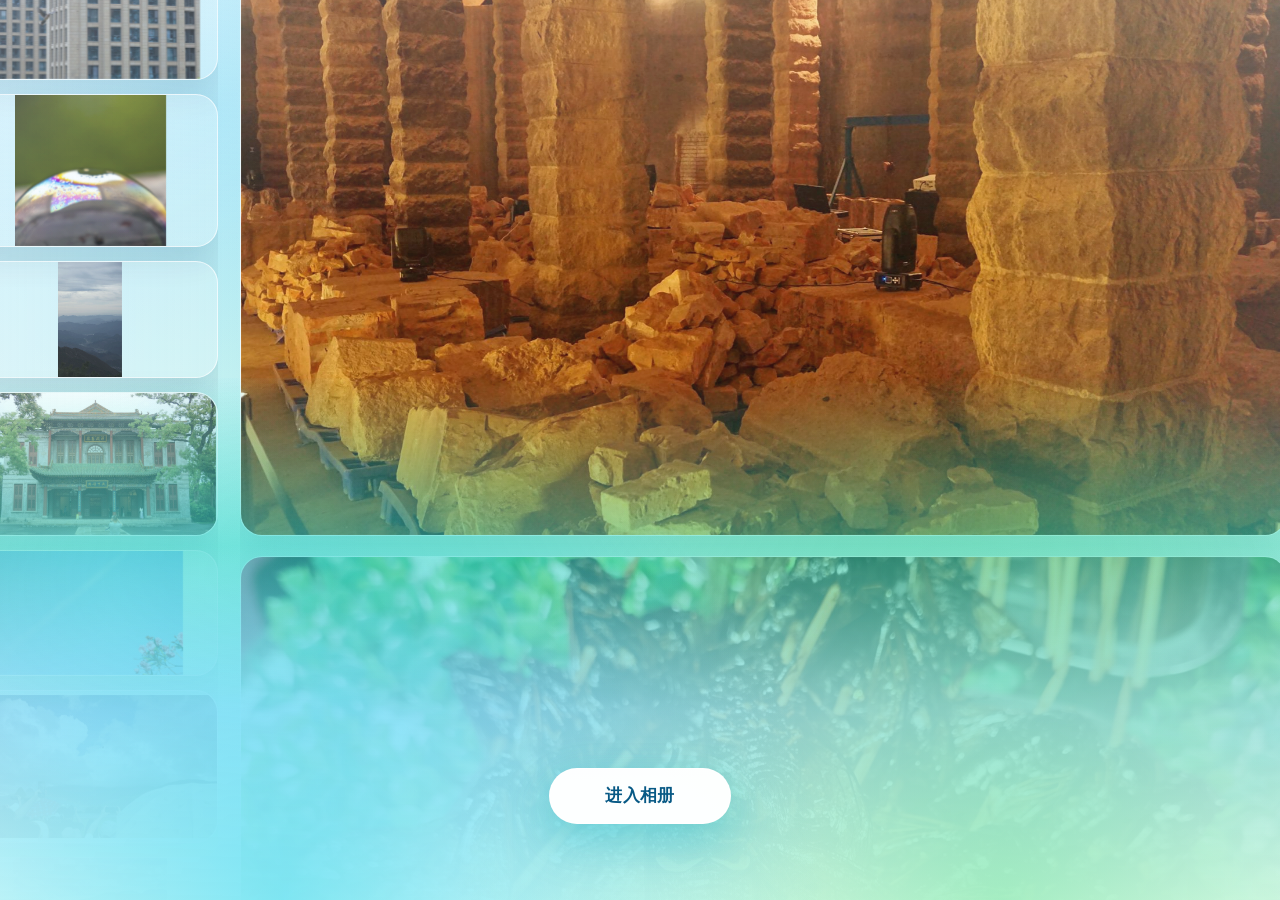
<file: index.html>
<!DOCTYPE html>
<html lang="zh-CN">
<head>
  <meta charset="UTF-8" />
  <meta name="viewport" content="width=device-width, initial-scale=1.0" />
  <meta name="robots" content="noindex, nofollow, noarchive" />
  <title>LightMagic</title>
  <style>
    * {
      box-sizing: border-box;
      margin: 0;
      padding: 0;
    }

    :root {
      --bg-a: #e0f7ff;
      --bg-b: #d1fae5;
      --bg-c: #f8fafc;
      --cyan: rgba(34, 211, 238, 0.48);
      --green: rgba(74, 222, 128, 0.38);
      --blue: rgba(56, 189, 248, 0.42);
      --white: rgba(255, 255, 255, 0.94);
      --button-text: #075985;
      --gap: 14px;
    }

    html,
    body {
      width: 100%;
      height: 100%;
      overflow: hidden;
    }

    body {
      font-family: -apple-system, BlinkMacSystemFont, "Segoe UI", "Microsoft YaHei", sans-serif;
      background:
        radial-gradient(circle at 16% 12%, rgba(56, 189, 248, 0.34), transparent 30rem),
        radial-gradient(circle at 78% 18%, rgba(74, 222, 128, 0.28), transparent 32rem),
        linear-gradient(135deg, var(--bg-a) 0%, var(--bg-b) 46%, var(--bg-c) 100%);
    }

    .stage {
      position: relative;
      width: 100vw;
      height: 100vh;
      min-height: 620px;
      overflow: hidden;
    }

    .desktop-layout {
      position: absolute;
      inset: -6vh -3vw;
      display: grid;
      grid-template-columns: minmax(210px, 20vw) minmax(0, 1fr);
      gap: 22px;
      transform: translate3d(0, 0, 0);
      transform-origin: center;
      opacity: 0.94;
    }

    .fixed-column,
    .desktop-flow-zone {
      min-width: 0;
      height: 116vh;
      overflow: hidden;
      contain: layout paint;
    }

    .fixed-column {
      display: flex;
      flex-direction: column;
      gap: var(--gap);
      padding-top: 8px;
    }

    .fixed-card,
    .desktop-flow-card,
    .mobile-flow-card {
      overflow: hidden;
      border: 1px solid rgba(255, 255, 255, 0.76);
      border-radius: 22px;
      background: rgba(255, 255, 255, 0.22);
      box-shadow: 0 12px 34px rgba(8, 47, 73, 0.17);
      transform: translate3d(0, 0, 0);
      backface-visibility: hidden;
    }

    .fixed-card {
      display: flex;
      align-items: center;
      justify-content: center;
      background: rgba(255, 255, 255, 0.32);
    }

    .fixed-card img,
    .desktop-flow-card img,
    .mobile-flow-card img {
      display: block;
      width: 100%;
      transform: translateZ(0);
    }

    .fixed-card img {
      height: 100%;
      object-fit: contain;
      object-position: center;
    }

    .desktop-flow-card img,
    .mobile-flow-card img {
      height: auto;
      object-fit: cover;
    }

    .fixed-card:nth-child(1) { height: 14vh; min-height: 108px; }
    .fixed-card:nth-child(2) { height: 17vh; min-height: 130px; }
    .fixed-card:nth-child(3) { height: 13vh; min-height: 100px; }
    .fixed-card:nth-child(4) { height: 16vh; min-height: 122px; }
    .fixed-card:nth-child(5) { height: 14vh; min-height: 108px; }
    .fixed-card:nth-child(6) { height: 17vh; min-height: 130px; }
    .fixed-card:nth-child(7) { height: 13vh; min-height: 100px; }

    .desktop-flow-zone {
      display: flex;
      justify-content: center;
      padding-right: 2.5vw;
    }

    .desktop-flow-window {
      width: min(1120px, 100%);
      height: 116vh;
      overflow: hidden;
      contain: layout paint;
    }

    .desktop-flow-track,
    .mobile-flow-track {
      display: flex;
      flex-direction: column;
      gap: 20px;
      animation: flowUp var(--flow-duration) linear infinite;
      transform: translate3d(0, 0, 0);
      will-change: transform;
      backface-visibility: hidden;
    }

    .desktop-flow-card {
      width: 100%;
      flex: 0 0 auto;
    }

    .mobile-flow-wall {
      display: none;
    }

    .top-glow {
      position: absolute;
      inset: 0;
      pointer-events: none;
      background:
        linear-gradient(to bottom, rgba(240, 249, 255, 0.2), transparent 28%, transparent 64%, rgba(14, 165, 233, 0.18)),
        linear-gradient(90deg, rgba(224, 242, 254, 0.18), transparent 28%, transparent 72%, rgba(236, 253, 245, 0.18));
    }

    .bottom-mask {
      position: absolute;
      left: 0;
      right: 0;
      bottom: 0;
      height: 58vh;
      pointer-events: none;
      background:
        radial-gradient(circle at 22% 100%, rgba(34, 211, 238, 0.54), transparent 34rem),
        radial-gradient(circle at 78% 100%, rgba(74, 222, 128, 0.44), transparent 34rem),
        linear-gradient(to top, rgba(240, 253, 250, 0.98) 0%, rgba(186, 230, 253, 0.84) 36%, rgba(45, 212, 191, 0.48) 68%, rgba(14, 165, 233, 0) 100%);
    }

    .entry {
      position: absolute;
      left: 50%;
      bottom: clamp(42px, 8.5vh, 90px);
      z-index: 3;
      transform: translateX(-50%);
    }

    .enter-button {
      display: inline-flex;
      align-items: center;
      justify-content: center;
      min-width: 182px;
      min-height: 56px;
      padding: 0 34px;
      border: 1px solid rgba(255, 255, 255, 0.96);
      border-radius: 999px;
      color: var(--button-text);
      background: rgba(255, 255, 255, 0.98);
      box-shadow: 0 18px 48px rgba(14, 165, 233, 0.26), 0 12px 38px rgba(16, 185, 129, 0.18);
      text-decoration: none;
      font-size: 17px;
      font-weight: 800;
      letter-spacing: 0.02em;
      transition: transform 0.22s ease, box-shadow 0.22s ease;
    }

    .enter-button:hover {
      transform: translateY(-2px) scale(1.03);
      box-shadow: 0 22px 58px rgba(14, 165, 233, 0.34), 0 16px 48px rgba(16, 185, 129, 0.24);
    }

    .access-card {
      width: min(430px, calc(100vw - 32px));
      padding: 30px;
      border: 1px solid rgba(255, 255, 255, 0.92);
      border-radius: 30px;
      background: rgba(255, 255, 255, 0.82);
      box-shadow: 0 28px 80px rgba(8, 47, 73, 0.2);
      backdrop-filter: blur(22px);
      -webkit-backdrop-filter: blur(22px);
    }

    .access-mark {
      display: inline-flex;
      align-items: center;
      justify-content: center;
      width: 48px;
      height: 48px;
      margin-bottom: 16px;
      border-radius: 16px;
      color: #ffffff;
      background: linear-gradient(135deg, #0891b2, #14b8a6);
      box-shadow: 0 12px 28px rgba(14, 165, 233, 0.28);
      font-size: 22px;
    }

    .access-title {
      color: #075985;
      font-size: clamp(26px, 5vw, 34px);
      line-height: 1.2;
      letter-spacing: -0.025em;
    }

    .access-copy {
      margin-top: 10px;
      color: #0f766e;
      font-size: 14px;
      line-height: 1.7;
    }

    .access-row {
      display: grid;
      grid-template-columns: minmax(0, 1fr) auto;
      gap: 10px;
      margin-top: 22px;
    }

    .access-input {
      min-width: 0;
      height: 52px;
      padding: 0 16px;
      border: 1px solid rgba(14, 165, 233, 0.24);
      border-radius: 16px;
      outline: none;
      color: #075985;
      background: rgba(255, 255, 255, 0.94);
      font-size: 18px;
      font-weight: 800;
      letter-spacing: 0.12em;
      text-transform: uppercase;
      transition: border-color 0.2s ease, box-shadow 0.2s ease;
    }

    .access-input:focus {
      border-color: rgba(8, 145, 178, 0.72);
      box-shadow: 0 0 0 4px rgba(34, 211, 238, 0.16);
    }

    .access-submit {
      min-width: 112px;
      height: 52px;
      padding: 0 20px;
      border: 1px solid rgba(255, 255, 255, 0.94);
      border-radius: 16px;
      color: #ffffff;
      background: linear-gradient(135deg, #0891b2, #14b8a6);
      box-shadow: 0 12px 28px rgba(14, 165, 233, 0.24);
      font-size: 15px;
      font-weight: 800;
      cursor: pointer;
    }

    .access-submit:disabled {
      cursor: wait;
      opacity: 0.68;
    }

    .access-message {
      min-height: 22px;
      margin-top: 10px;
      color: #b91c1c;
      font-size: 13px;
      line-height: 1.6;
    }

    .visually-hidden {
      position: absolute;
      width: 1px;
      height: 1px;
      padding: 0;
      margin: -1px;
      overflow: hidden;
      clip: rect(0, 0, 0, 0);
      white-space: nowrap;
      border: 0;
    }

    [hidden] {
      display: none !important;
    }

    @keyframes flowUp {
      from { transform: translate3d(0, 0, 0); }
      to { transform: translate3d(0, -50%, 0); }
    }

    @keyframes flowDown {
      from { transform: translate3d(0, -50%, 0); }
      to { transform: translate3d(0, 0, 0); }
    }

    @media (max-width: 900px) {
      :root {
        --gap: 12px;
      }

      .stage {
        min-height: 560px;
      }

      .desktop-layout {
        display: none;
      }

      .mobile-flow-wall {
        position: absolute;
        inset: -10vh -18vw;
        display: grid;
        grid-template-columns: repeat(var(--mobile-column-count), minmax(0, 1fr));
        gap: var(--gap);
        transform: rotate(-2deg) scale(1.06) translate3d(0, 0, 0);
        opacity: 0.84;
        backface-visibility: hidden;
        will-change: transform;
      }

      .mobile-flow-column {
        min-width: 0;
        overflow: hidden;
        contain: layout paint;
      }

      .mobile-flow-track {
        gap: var(--gap);
      }

      .mobile-flow-column:nth-child(even) .mobile-flow-track {
        animation-name: flowDown;
      }

      .mobile-flow-card {
        border-radius: 18px;
        box-shadow: 0 10px 28px rgba(8, 47, 73, 0.18);
      }

      .bottom-mask {
        height: 62vh;
      }

      .entry {
        bottom: clamp(180px, 34vh, 300px);
      }

      .enter-button {
        min-width: 164px;
        min-height: 52px;
        padding: 0 28px;
        font-size: 16px;
      }
    }

    @media (prefers-reduced-motion: reduce) {
      .desktop-flow-track,
      .mobile-flow-track {
        animation-play-state: paused;
      }
    }

    body.is-locked .desktop-layout,
    body.is-locked .mobile-flow-wall {
      display: none;
    }

    body.is-locked .entry {
      top: 50%;
      bottom: auto;
      width: min(430px, calc(100vw - 32px));
      transform: translate(-50%, -50%);
    }

    @media (max-width: 520px) {
      .access-card { padding: 24px; border-radius: 26px; }
      .access-row { grid-template-columns: 1fr; }
      .access-submit { width: 100%; }
    }
  </style>
</head>
<body>
  <main class="stage" aria-label="LightMagic入口页">
    <section class="desktop-layout" id="desktopLayout">
      <aside class="fixed-column" id="fixedColumn" aria-hidden="true"></aside>
      <section class="desktop-flow-zone" aria-hidden="true">
        <div class="desktop-flow-window">
          <div class="desktop-flow-track" id="desktopFlowTrack"></div>
        </div>
      </section>
    </section>

    <section class="mobile-flow-wall" id="mobileFlowWall" aria-hidden="true"></section>

    <div class="top-glow"></div>
    <div class="bottom-mask"></div>
    <div class="entry">
      <form class="access-card" id="accessForm" novalidate hidden>
        <div class="access-mark" aria-hidden="true">⌁</div>
        <h1 class="access-title">请输入提取码</h1>
        <p class="access-copy">访问 LightMagic 私人相册</p>
        <div class="access-row">
          <label class="visually-hidden" for="accessCode">提取码</label>
          <input class="access-input" id="accessCode" name="accessCode" type="text" maxlength="12" autocomplete="off" autocapitalize="characters" spellcheck="false" enterkeyhint="go" placeholder="六位提取码" aria-describedby="accessMessage" />
          <button class="access-submit" id="accessSubmit" type="submit">打开相册</button>
        </div>
        <p class="access-message" id="accessMessage" role="status" aria-live="polite"></p>
      </form>
      <a class="enter-button" id="enterButton" href="gallery.html">进入相册</a>
    </div>
  </main>

  <script src="assets/js/access.js?v=public-20261116"></script>
  <script src="assets/js/photos.js?v=20261125-fishing"></script>
  <script>
    const V3_CONFIG = {
      fixedColumnCount: 7,
      desktopFlowItemsPerLoop: 14,
      desktopFlowDurationSeconds: 76,

      mobileColumns: 2,
      mobileItemsPerColumn: 6,
      mobileBaseDurationSeconds: 72,
      mobileSpeedVarianceSeconds: 10,

      randomizeOnRefresh: true
    };

    const rawPhotos = Array.isArray(window.PHOTO_ITEMS) ? window.PHOTO_ITEMS : [];
    const photos = rawPhotos.map((photo) => ({
      ...photo,
      src: photo.src
    }));

    const fixedColumn = document.getElementById("fixedColumn");
    const desktopFlowTrack = document.getElementById("desktopFlowTrack");
    const mobileFlowWall = document.getElementById("mobileFlowWall");
    const accessForm = document.getElementById("accessForm");
    const accessCode = document.getElementById("accessCode");
    const accessSubmit = document.getElementById("accessSubmit");
    const accessMessage = document.getElementById("accessMessage");
    const enterButton = document.getElementById("enterButton");
    const accessApi = window.LightMagicAccess;
    const returnParams = new URLSearchParams(window.location.search);
    const allowedReturnTargets = new Set(["gallery.html", "flow-preview-v1.html", "blog.html"]);
    const requestedReturnTarget = returnParams.get("next");
    const returnTarget = allowedReturnTargets.has(requestedReturnTarget)
      ? requestedReturnTarget
      : "gallery.html";

    function isMobileLayout() {
      return window.innerWidth <= 900;
    }

    function shuffle(items) {
      const result = [...items];
      if (!V3_CONFIG.randomizeOnRefresh) return result;

      for (let i = result.length - 1; i > 0; i -= 1) {
        const j = Math.floor(Math.random() * (i + 1));
        [result[i], result[j]] = [result[j], result[i]];
      }
      return result;
    }

    function makeImageCard(photo, className, eager) {
      const card = document.createElement("article");
      card.className = className;

      const image = document.createElement("img");
      image.src = photo.src;
      image.alt = photo.title || "gallery photo";
      image.loading = eager ? "eager" : "lazy";
      image.decoding = "async";

      card.appendChild(image);
      return card;
    }

    function renderFixedColumn(photoPool) {
      fixedColumn.innerHTML = "";
      photoPool.slice(0, V3_CONFIG.fixedColumnCount).forEach((photo, index) => {
        fixedColumn.appendChild(makeImageCard(photo, "fixed-card", index < 3));
      });
    }

    function renderDesktopFlow(photoPool) {
      desktopFlowTrack.innerHTML = "";
      desktopFlowTrack.style.setProperty("--flow-duration", `${V3_CONFIG.desktopFlowDurationSeconds}s`);

      const selected = photoPool.slice(
        V3_CONFIG.fixedColumnCount,
        V3_CONFIG.fixedColumnCount + V3_CONFIG.desktopFlowItemsPerLoop
      );
      const repeated = [...selected, ...selected];

      repeated.forEach((photo, index) => {
        desktopFlowTrack.appendChild(makeImageCard(photo, "desktop-flow-card", index < 3));
      });
    }

    function renderMobileFlow(photoPool) {
      mobileFlowWall.innerHTML = "";
      mobileFlowWall.style.setProperty("--mobile-column-count", V3_CONFIG.mobileColumns);

      for (let columnIndex = 0; columnIndex < V3_CONFIG.mobileColumns; columnIndex += 1) {
        const column = document.createElement("div");
        column.className = "mobile-flow-column";

        const track = document.createElement("div");
        track.className = "mobile-flow-track";

        const duration = V3_CONFIG.mobileBaseDurationSeconds + Math.round(Math.random() * V3_CONFIG.mobileSpeedVarianceSeconds);
        track.style.setProperty("--flow-duration", `${duration}s`);

        const offset = columnIndex % Math.max(photoPool.length, 1);
        const ordered = [...photoPool.slice(offset), ...photoPool.slice(0, offset)]
          .slice(0, V3_CONFIG.mobileItemsPerColumn);
        const repeated = [...ordered, ...ordered];

        repeated.forEach((photo, index) => {
          track.appendChild(makeImageCard(photo, "mobile-flow-card", index < 2));
        });

        column.appendChild(track);
        mobileFlowWall.appendChild(column);
      }
    }

    function renderPage() {
      const photoPool = shuffle(photos);

      if (isMobileLayout()) {
        fixedColumn.innerHTML = "";
        desktopFlowTrack.innerHTML = "";
        renderMobileFlow(photoPool);
        return;
      }

      mobileFlowWall.innerHTML = "";
      renderFixedColumn(photoPool);
      renderDesktopFlow(photoPool);
    }

    function showUnlockedEntry() {
      document.body.classList.remove("is-locked");
      accessForm.hidden = true;
      enterButton.hidden = false;
      renderPage();
    }

    async function handleAccessSubmit(event) {
      event.preventDefault();
      const normalizedCode = accessApi ? accessApi.normalizeCode(accessCode.value) : "";

      if (!normalizedCode) {
        accessMessage.textContent = "请输入提取码。";
        accessCode.focus();
        return;
      }

      accessSubmit.disabled = true;
      accessSubmit.textContent = "验证中…";
      accessMessage.textContent = "";

      try {
        if (!accessApi || !(await accessApi.verify(normalizedCode))) {
          accessMessage.textContent = "提取码不正确，请重新输入。";
          accessCode.select();
          return;
        }

        accessApi.unlock();
        window.location.assign(returnTarget);
      } catch (error) {
        accessMessage.textContent = error && error.message ? error.message : "验证失败，请稍后重试。";
        accessCode.focus();
      } finally {
        accessSubmit.disabled = false;
        accessSubmit.textContent = "打开相册";
      }
    }

    accessForm.addEventListener("submit", handleAccessSubmit);
    accessCode.addEventListener("input", () => {
      if (!accessApi) return;
      accessCode.value = accessApi.normalizeCode(accessCode.value).slice(0, 6);
      accessMessage.textContent = "";
    });

    let resizeTimer = null;
    window.addEventListener("resize", () => {
      if (document.body.classList.contains("is-locked")) return;
      window.clearTimeout(resizeTimer);
      resizeTimer = window.setTimeout(renderPage, 220);
    });

    if (accessApi && accessApi.isUnlocked()) {
      showUnlockedEntry();
    } else {
      document.body.classList.add("is-locked");
      accessForm.hidden = false;
      enterButton.hidden = true;
      if (returnParams.get("reason") === "nfc") {
        accessMessage.textContent = "NFC 通行链接无效或已失效，请输入提取码。";
      }
      accessCode.focus();
    }
  </script>
</body>
</html>
</file>
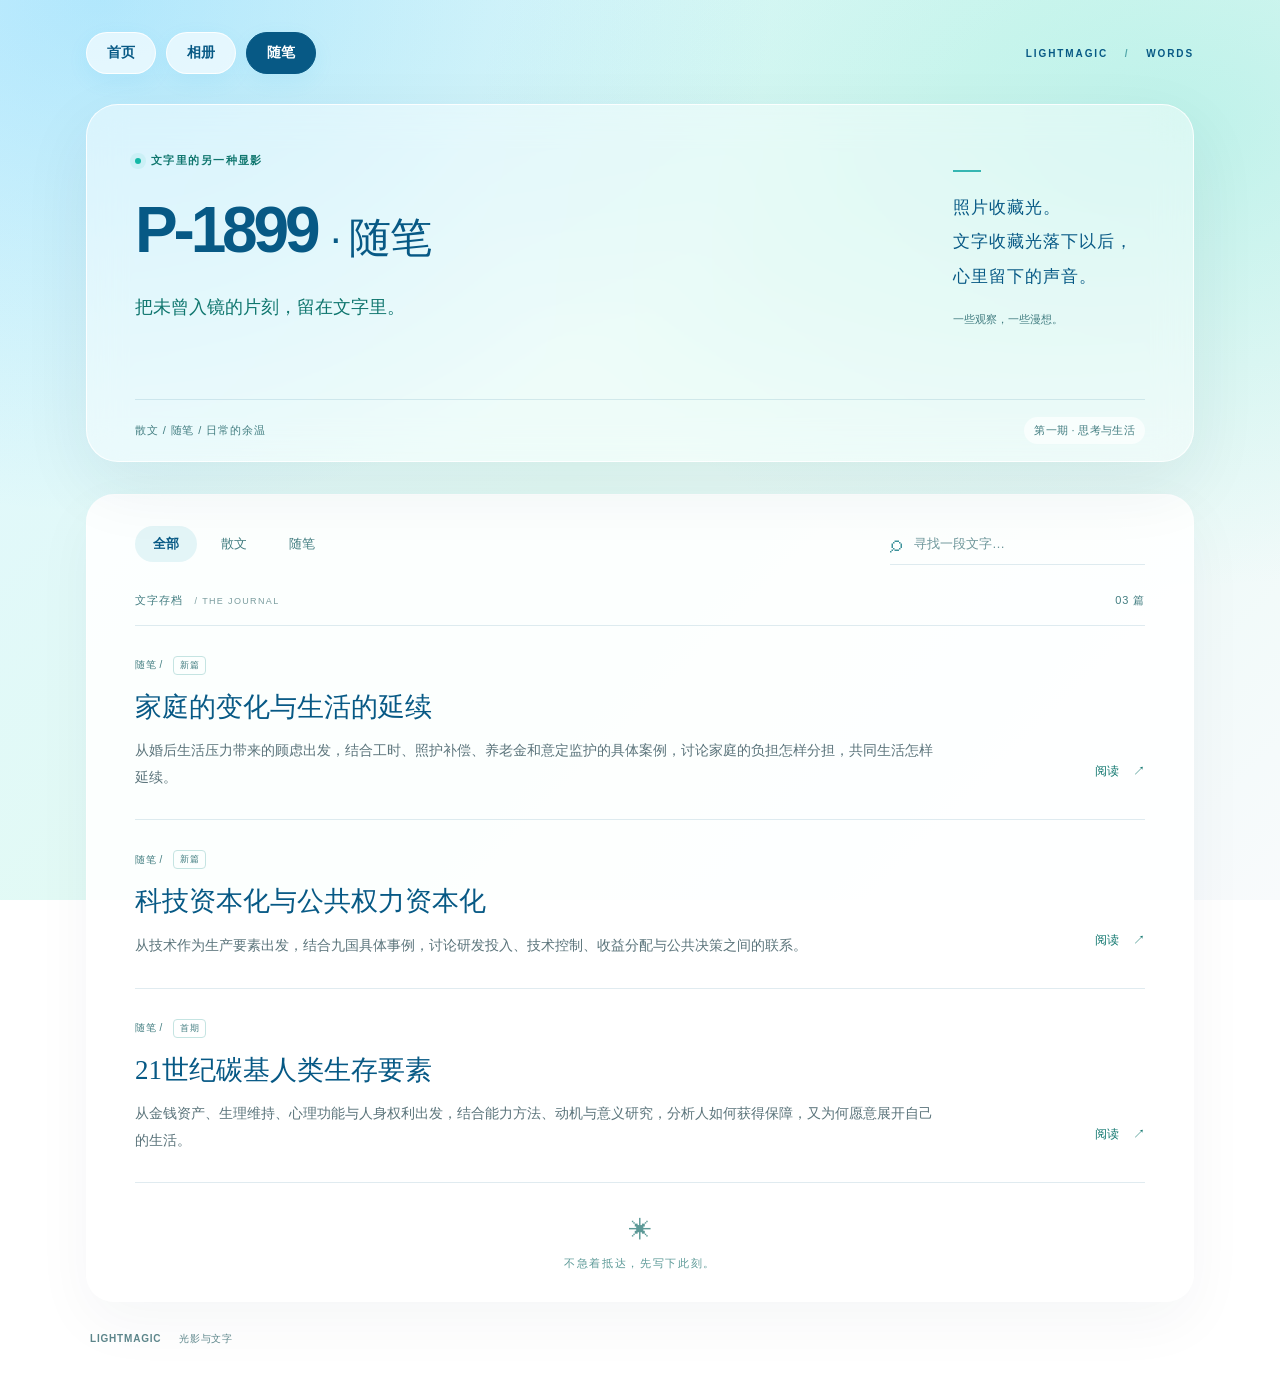
<file: blog.html>
<!DOCTYPE html>
<html lang="zh-CN" class="access-checking">
<head>
  <meta charset="UTF-8" />
  <meta name="viewport" content="width=device-width, initial-scale=1" />
  <meta name="robots" content="noindex, nofollow, noarchive" />
  <title>随笔 · P-1899</title>
  <style>.access-checking { visibility: hidden; }</style>
  <script src="assets/js/access.js?v=public-20261116"></script>
  <script>
    if (window.LightMagicAccess && window.LightMagicAccess.isUnlocked()) {
      document.documentElement.classList.remove("access-checking");
    } else {
      window.location.replace("index.html?locked=1&next=blog.html");
    }
  </script>
  <link rel="stylesheet" href="assets/blog.css" />
  <script src="assets/js/blog.js?v=20261127-family-4" defer></script>
</head>
<body>
  <div class="page">
    <header class="site-header">
      <nav class="nav-row" aria-label="页面导航">
        <a class="nav-link" href="index.html">首页</a>
        <a class="nav-link" href="gallery.html">相册</a>
        <a class="nav-link current" href="blog.html" aria-current="page">随笔</a>
      </nav>
      <span class="site-mark">LIGHTMAGIC <span aria-hidden="true">/</span> WORDS</span>
    </header>
    <main id="main">
      <section id="listView" aria-labelledby="blogTitle">
        <header class="hero">
          <div class="hero-copy">
            <p class="eyebrow"><span class="status-dot"></span> 文字里的另一种显影</p>
            <h1 id="blogTitle">P-1899 <span>· 随笔</span></h1>
            <p class="intro">把未曾入镜的片刻，<br class="mobile-break" />留在文字里。</p>
          </div>
          <div class="hero-note" aria-label="博客寄语">
            <span class="note-line" aria-hidden="true"></span>
            <p>照片收藏光。<br />文字收藏光落下以后，<br />心里留下的声音。</p>
            <span class="note-sign">一些观察，一些漫想。</span>
          </div>
          <div class="hero-bottom"><span>散文 / 随笔 / 日常的余温</span><span class="preview-label">第一期 · 思考与生活</span></div>
        </header>
        <section class="writing-desk" aria-label="文章列表">
          <div class="desk-toolbar">
            <div class="filters" role="group" aria-label="文章分类">
              <button class="filter active" type="button" data-category="全部" aria-pressed="true">全部</button>
              <button class="filter" type="button" data-category="散文" aria-pressed="false">散文</button>
              <button class="filter" type="button" data-category="随笔" aria-pressed="false">随笔</button>
            </div>
            <label class="search"><span aria-hidden="true">⌕</span><span class="sr-only">搜索文章标题或内容</span><input id="searchInput" type="search" placeholder="寻找一段文字…" /></label>
          </div>
          <div class="list-heading"><span>文字存档 <span class="archive-en">/ THE JOURNAL</span></span><span id="resultCount" role="status" aria-live="polite"></span></div>
          <div id="postList"></div>
          <p class="empty" id="emptyState" hidden>暂时没有找到这段文字。<br /><button id="resetSearch" type="button">查看全部文章</button></p>
          <div class="desk-end"><span aria-hidden="true">✳</span><p>不急着抵达，先写下此刻。</p></div>
        </section>
      </section>
      <section id="readerView" class="reader" hidden aria-labelledby="articleTitle">
        <button id="backButton" class="back-button" type="button">← 返回文章列表</button>
        <article class="reading-paper">
          <header class="article-header"><p id="articleMeta" class="eyebrow"></p><h1 id="articleTitle" tabindex="-1"></h1><p class="article-byline" id="articleByline"></p></header>
          <div id="articleBody" class="prose"></div>
          <footer class="article-end"><span aria-hidden="true">✳</span><p>写在光落下的地方。</p><button id="bottomBackButton" type="button" class="back-button">返回文章列表 ↑</button></footer>
        </article>
      </section>
    </main>
    <footer class="site-footer"><a href="gallery.html">LIGHTMAGIC <span>光影与文字</span></a></footer>
  </div>
</body>
</html>
</file>
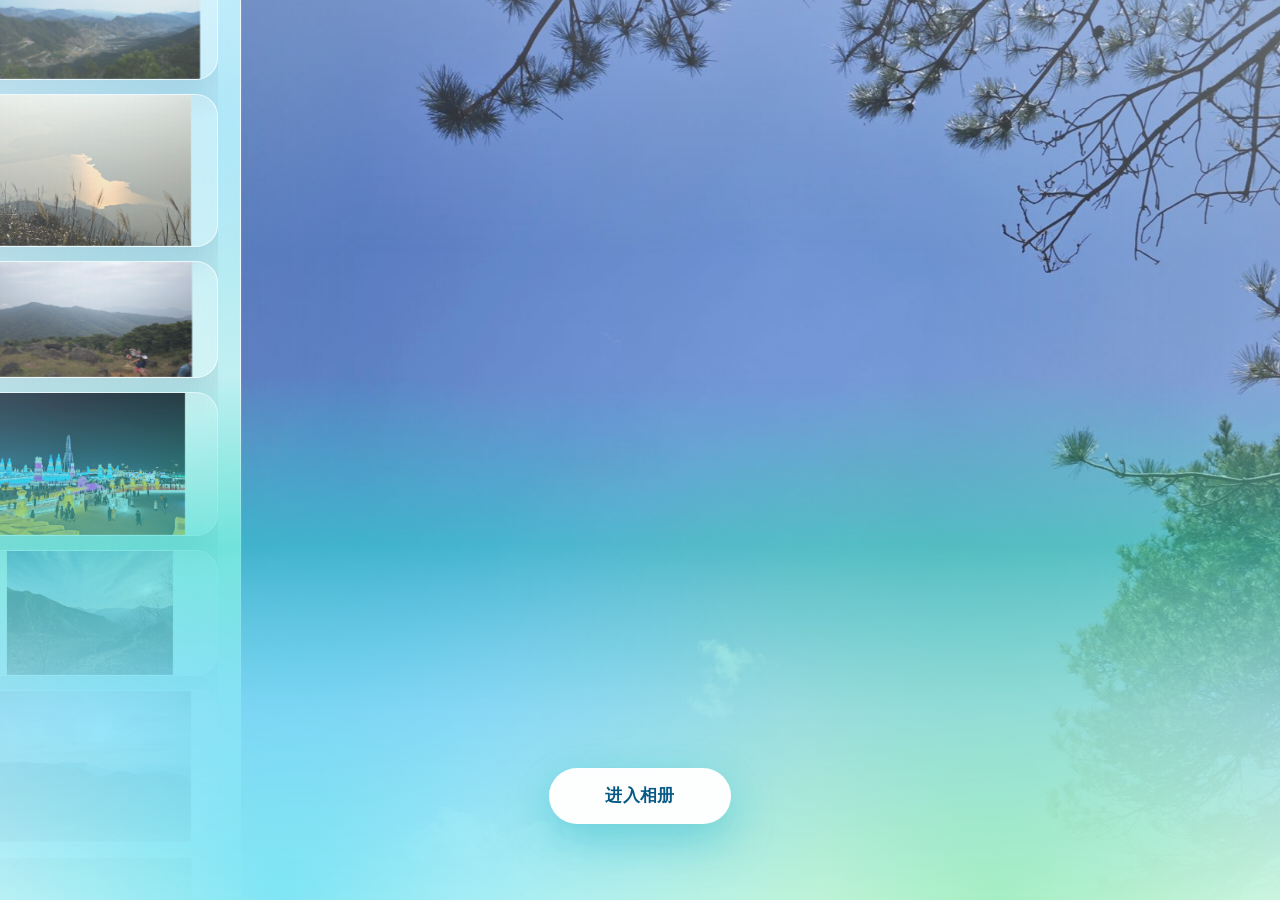
<file: flow-preview-v1.html>
<!DOCTYPE html>
<html lang="zh-CN" class="access-checking">
<head>
  <meta charset="UTF-8" />
  <meta name="viewport" content="width=device-width, initial-scale=1.0" />
  <meta name="robots" content="noindex, nofollow, noarchive" />
  <title>LightMagic</title>
  <style>.access-checking { visibility: hidden; }</style>
  <script src="assets/js/access.js"></script>
  <script>
    window.flowPreviewAccessReady = (async () => {
      const access = window.LightMagicAccess;
      let nfcResult = { present: false, valid: false };

      try {
        if (access) nfcResult = await access.consumeNfcHash();
      } catch (error) {
        nfcResult = { present: true, valid: false };
      }

      if (access && (nfcResult.valid || access.isUnlocked())) return true;

      const reason = nfcResult.present ? "&reason=nfc" : "";
      window.location.replace(`index.html?locked=1&next=flow-preview-v1.html${reason}`);
      return false;
    })();
  </script>
  <style>
    * {
      box-sizing: border-box;
      margin: 0;
      padding: 0;
    }

    :root {
      --bg-a: #e0f7ff;
      --bg-b: #d1fae5;
      --bg-c: #f8fafc;
      --cyan: rgba(34, 211, 238, 0.48);
      --green: rgba(74, 222, 128, 0.38);
      --blue: rgba(56, 189, 248, 0.42);
      --white: rgba(255, 255, 255, 0.94);
      --button-text: #075985;
      --gap: 14px;
    }

    html,
    body {
      width: 100%;
      height: 100%;
      overflow: hidden;
    }

    body {
      font-family: -apple-system, BlinkMacSystemFont, "Segoe UI", "Microsoft YaHei", sans-serif;
      background:
        radial-gradient(circle at 16% 12%, rgba(56, 189, 248, 0.34), transparent 30rem),
        radial-gradient(circle at 78% 18%, rgba(74, 222, 128, 0.28), transparent 32rem),
        linear-gradient(135deg, var(--bg-a) 0%, var(--bg-b) 46%, var(--bg-c) 100%);
    }

    .stage {
      position: relative;
      width: 100vw;
      height: 100vh;
      min-height: 620px;
      overflow: hidden;
    }

    .desktop-layout {
      position: absolute;
      inset: -6vh -3vw;
      display: grid;
      grid-template-columns: minmax(210px, 20vw) minmax(0, 1fr);
      gap: 22px;
      transform: translate3d(0, 0, 0);
      transform-origin: center;
      opacity: 0.94;
    }

    .fixed-column,
    .desktop-flow-zone {
      min-width: 0;
      height: 116vh;
      overflow: hidden;
      contain: layout paint;
    }

    .fixed-column {
      display: flex;
      flex-direction: column;
      gap: var(--gap);
      padding-top: 8px;
    }

    .fixed-card,
    .desktop-flow-card,
    .mobile-flow-card {
      overflow: hidden;
      border: 1px solid rgba(255, 255, 255, 0.76);
      border-radius: 22px;
      background: rgba(255, 255, 255, 0.22);
      box-shadow: 0 12px 34px rgba(8, 47, 73, 0.17);
      transform: translate3d(0, 0, 0);
      backface-visibility: hidden;
    }

    .fixed-card {
      display: flex;
      align-items: center;
      justify-content: center;
      background: rgba(255, 255, 255, 0.32);
    }

    .fixed-card img,
    .desktop-flow-card img,
    .mobile-flow-card img {
      display: block;
      width: 100%;
      transform: translateZ(0);
    }

    .fixed-card img {
      height: 100%;
      object-fit: contain;
      object-position: center;
    }

    .desktop-flow-card img,
    .mobile-flow-card img {
      height: auto;
      object-fit: cover;
    }

    .fixed-card:nth-child(1) { height: 14vh; min-height: 108px; }
    .fixed-card:nth-child(2) { height: 17vh; min-height: 130px; }
    .fixed-card:nth-child(3) { height: 13vh; min-height: 100px; }
    .fixed-card:nth-child(4) { height: 16vh; min-height: 122px; }
    .fixed-card:nth-child(5) { height: 14vh; min-height: 108px; }
    .fixed-card:nth-child(6) { height: 17vh; min-height: 130px; }
    .fixed-card:nth-child(7) { height: 13vh; min-height: 100px; }

    .desktop-flow-zone {
      display: flex;
      justify-content: center;
      padding-right: 2.5vw;
    }

    .desktop-flow-window {
      width: min(1120px, 100%);
      height: 116vh;
      overflow: hidden;
      contain: layout paint;
    }

    .desktop-flow-track,
    .mobile-flow-track {
      display: flex;
      flex-direction: column;
      gap: 20px;
      animation: flowUp var(--flow-duration) linear infinite;
      transform: translate3d(0, 0, 0);
      will-change: transform;
      backface-visibility: hidden;
    }

    .desktop-flow-card {
      width: 100%;
      flex: 0 0 auto;
    }

    .mobile-flow-wall {
      display: none;
    }

    .top-glow {
      position: absolute;
      inset: 0;
      pointer-events: none;
      background:
        linear-gradient(to bottom, rgba(240, 249, 255, 0.2), transparent 28%, transparent 64%, rgba(14, 165, 233, 0.18)),
        linear-gradient(90deg, rgba(224, 242, 254, 0.18), transparent 28%, transparent 72%, rgba(236, 253, 245, 0.18));
    }

    .bottom-mask {
      position: absolute;
      left: 0;
      right: 0;
      bottom: 0;
      height: 58vh;
      pointer-events: none;
      background:
        radial-gradient(circle at 22% 100%, rgba(34, 211, 238, 0.54), transparent 34rem),
        radial-gradient(circle at 78% 100%, rgba(74, 222, 128, 0.44), transparent 34rem),
        linear-gradient(to top, rgba(240, 253, 250, 0.98) 0%, rgba(186, 230, 253, 0.84) 36%, rgba(45, 212, 191, 0.48) 68%, rgba(14, 165, 233, 0) 100%);
    }

    .entry {
      position: absolute;
      left: 50%;
      bottom: clamp(42px, 8.5vh, 90px);
      z-index: 3;
      transform: translateX(-50%);
    }

    .enter-button {
      display: inline-flex;
      align-items: center;
      justify-content: center;
      min-width: 182px;
      min-height: 56px;
      padding: 0 34px;
      border: 1px solid rgba(255, 255, 255, 0.96);
      border-radius: 999px;
      color: var(--button-text);
      background: rgba(255, 255, 255, 0.98);
      box-shadow: 0 18px 48px rgba(14, 165, 233, 0.26), 0 12px 38px rgba(16, 185, 129, 0.18);
      text-decoration: none;
      font-size: 17px;
      font-weight: 800;
      letter-spacing: 0.02em;
      transition: transform 0.22s ease, box-shadow 0.22s ease;
    }

    .enter-button:hover {
      transform: translateY(-2px) scale(1.03);
      box-shadow: 0 22px 58px rgba(14, 165, 233, 0.34), 0 16px 48px rgba(16, 185, 129, 0.24);
    }

    @keyframes flowUp {
      from { transform: translate3d(0, 0, 0); }
      to { transform: translate3d(0, -50%, 0); }
    }

    @keyframes flowDown {
      from { transform: translate3d(0, -50%, 0); }
      to { transform: translate3d(0, 0, 0); }
    }

    @media (max-width: 900px) {
      :root {
        --gap: 12px;
      }

      .stage {
        min-height: 560px;
      }

      .desktop-layout {
        display: none;
      }

      .mobile-flow-wall {
        position: absolute;
        inset: -10vh -18vw;
        display: grid;
        grid-template-columns: repeat(var(--mobile-column-count), minmax(0, 1fr));
        gap: var(--gap);
        transform: rotate(-2deg) scale(1.06) translate3d(0, 0, 0);
        opacity: 0.84;
        backface-visibility: hidden;
        will-change: transform;
      }

      .mobile-flow-column {
        min-width: 0;
        overflow: hidden;
        contain: layout paint;
      }

      .mobile-flow-track {
        gap: var(--gap);
      }

      .mobile-flow-column:nth-child(even) .mobile-flow-track {
        animation-name: flowDown;
      }

      .mobile-flow-card {
        border-radius: 18px;
        box-shadow: 0 10px 28px rgba(8, 47, 73, 0.18);
      }

      .bottom-mask {
        height: 62vh;
      }

      .entry {
        bottom: clamp(180px, 34vh, 300px);
      }

      .enter-button {
        min-width: 164px;
        min-height: 52px;
        padding: 0 28px;
        font-size: 16px;
      }
    }

    @media (prefers-reduced-motion: reduce) {
      .desktop-flow-track,
      .mobile-flow-track {
        animation-play-state: paused;
      }
    }
  </style>
</head>
<body>
  <main class="stage" aria-label="LightMagic入口页">
    <section class="desktop-layout" id="desktopLayout">
      <aside class="fixed-column" id="fixedColumn" aria-hidden="true"></aside>
      <section class="desktop-flow-zone" aria-hidden="true">
        <div class="desktop-flow-window">
          <div class="desktop-flow-track" id="desktopFlowTrack"></div>
        </div>
      </section>
    </section>

    <section class="mobile-flow-wall" id="mobileFlowWall" aria-hidden="true"></section>

    <div class="top-glow"></div>
    <div class="bottom-mask"></div>
    <div class="entry">
      <a class="enter-button" href="gallery.html">进入相册</a>
    </div>
  </main>

  <script>
    (async () => {
    if (!(await window.flowPreviewAccessReady)) return;

    await new Promise((resolve, reject) => {
      const catalog = document.createElement("script");
      catalog.src = "assets/js/photos-flow-preview-v1.js";
      catalog.onload = resolve;
      catalog.onerror = () => reject(new Error("旧版照片清单加载失败。"));
      document.head.appendChild(catalog);
    });

    const V3_CONFIG = {
      fixedColumnCount: 7,
      desktopFlowItemsPerLoop: 14,
      desktopFlowDurationSeconds: 76,

      mobileColumns: 2,
      mobileItemsPerColumn: 6,
      mobileBaseDurationSeconds: 72,
      mobileSpeedVarianceSeconds: 10,

      randomizeOnRefresh: true
    };

    const rawPhotos = Array.isArray(window.PHOTO_ITEMS) ? window.PHOTO_ITEMS : [];
    const photos = rawPhotos.map((photo) => ({
      ...photo,
      src: photo.src
    }));

    const fixedColumn = document.getElementById("fixedColumn");
    const desktopFlowTrack = document.getElementById("desktopFlowTrack");
    const mobileFlowWall = document.getElementById("mobileFlowWall");

    function isMobileLayout() {
      return window.innerWidth <= 900;
    }

    function shuffle(items) {
      const result = [...items];
      if (!V3_CONFIG.randomizeOnRefresh) return result;

      for (let i = result.length - 1; i > 0; i -= 1) {
        const j = Math.floor(Math.random() * (i + 1));
        [result[i], result[j]] = [result[j], result[i]];
      }
      return result;
    }

    function makeImageCard(photo, className, eager) {
      const card = document.createElement("article");
      card.className = className;

      const image = document.createElement("img");
      image.src = photo.src;
      image.alt = photo.title || "gallery photo";
      image.loading = eager ? "eager" : "lazy";
      image.decoding = "async";

      card.appendChild(image);
      return card;
    }

    function renderFixedColumn(photoPool) {
      fixedColumn.innerHTML = "";
      photoPool.slice(0, V3_CONFIG.fixedColumnCount).forEach((photo, index) => {
        fixedColumn.appendChild(makeImageCard(photo, "fixed-card", index < 3));
      });
    }

    function renderDesktopFlow(photoPool) {
      desktopFlowTrack.innerHTML = "";
      desktopFlowTrack.style.setProperty("--flow-duration", `${V3_CONFIG.desktopFlowDurationSeconds}s`);

      const selected = photoPool.slice(
        V3_CONFIG.fixedColumnCount,
        V3_CONFIG.fixedColumnCount + V3_CONFIG.desktopFlowItemsPerLoop
      );
      const repeated = [...selected, ...selected];

      repeated.forEach((photo, index) => {
        desktopFlowTrack.appendChild(makeImageCard(photo, "desktop-flow-card", index < 3));
      });
    }

    function renderMobileFlow(photoPool) {
      mobileFlowWall.innerHTML = "";
      mobileFlowWall.style.setProperty("--mobile-column-count", V3_CONFIG.mobileColumns);

      for (let columnIndex = 0; columnIndex < V3_CONFIG.mobileColumns; columnIndex += 1) {
        const column = document.createElement("div");
        column.className = "mobile-flow-column";

        const track = document.createElement("div");
        track.className = "mobile-flow-track";

        const duration = V3_CONFIG.mobileBaseDurationSeconds + Math.round(Math.random() * V3_CONFIG.mobileSpeedVarianceSeconds);
        track.style.setProperty("--flow-duration", `${duration}s`);

        const offset = columnIndex % Math.max(photoPool.length, 1);
        const ordered = [...photoPool.slice(offset), ...photoPool.slice(0, offset)]
          .slice(0, V3_CONFIG.mobileItemsPerColumn);
        const repeated = [...ordered, ...ordered];

        repeated.forEach((photo, index) => {
          track.appendChild(makeImageCard(photo, "mobile-flow-card", index < 2));
        });

        column.appendChild(track);
        mobileFlowWall.appendChild(column);
      }
    }

    function renderPage() {
      const photoPool = shuffle(photos);

      if (isMobileLayout()) {
        fixedColumn.innerHTML = "";
        desktopFlowTrack.innerHTML = "";
        renderMobileFlow(photoPool);
        return;
      }

      mobileFlowWall.innerHTML = "";
      renderFixedColumn(photoPool);
      renderDesktopFlow(photoPool);
    }

    let resizeTimer = null;
    window.addEventListener("resize", () => {
      window.clearTimeout(resizeTimer);
      resizeTimer = window.setTimeout(renderPage, 220);
    });

    renderPage();
    document.documentElement.classList.remove("access-checking");
    })().catch((error) => {
      document.documentElement.classList.remove("access-checking");
      document.body.textContent = error && error.message ? error.message : "旧版流动预览加载失败。";
    });
  </script>
</body>
</html>
</file>
<file: assets/blog.css>
*{box-sizing:border-box} :root{--ink:#075985;--muted:#427d80;--teal:#0f766e;--line:rgba(7,89,133,.12);--paper:rgba(255,255,255,.88)}
body{margin:0;color:var(--ink);font-family:-apple-system,BlinkMacSystemFont,"Segoe UI","Microsoft YaHei",sans-serif;background:radial-gradient(ellipse at 8% 0%,rgba(56,189,248,.28),transparent 42rem),radial-gradient(ellipse at 92% 14%,rgba(45,212,191,.22),transparent 44rem),linear-gradient(135deg,#e0f7ff,#e2faf4 48%,#f8fafc);background-attachment:fixed;min-height:100vh}
button,input{font:inherit}button,a,input{-webkit-tap-highlight-color:transparent}button,a{touch-action:manipulation}button{cursor:pointer}a{color:inherit} [hidden]{display:none!important} :focus-visible{outline:3px solid #0891b2;outline-offset:5px}
.page{max-width:1180px;margin:auto;padding:32px 36px 22px}.site-header{display:flex;justify-content:space-between;align-items:center;gap:20px;margin-bottom:30px}.nav-row{display:flex;flex-wrap:wrap;gap:10px}.nav-link{display:inline-flex;gap:16px;align-items:center;justify-content:center;text-decoration:none;font-size:14px;font-weight:700;padding:11px 20px;border:1px solid rgba(255,255,255,.9);border-radius:999px;background:rgba(255,255,255,.62);box-shadow:0 7px 22px rgba(14,165,233,.07);transition:background .2s,transform .2s}.nav-link:hover{background:#fff;transform:translateY(-2px)}.nav-link.current{background:var(--ink);color:#fff;border-color:var(--ink)}.site-mark{font-size:10px;font-weight:700;letter-spacing:.19em;white-space:nowrap}.site-mark span{margin:0 12px;color:#51a6a9}
.hero{position:relative;overflow:hidden;display:grid;grid-template-columns:1.4fr 1fr;gap:35px;padding:48px 48px 0;border:1px solid rgba(255,255,255,.85);border-radius:32px;background:rgba(255,255,255,.43);box-shadow:0 24px 70px rgba(8,47,73,.07);backdrop-filter:blur(18px)}.eyebrow{display:flex;align-items:center;gap:10px;margin:0 0 26px;font-size:11px;font-weight:700;letter-spacing:.13em;color:var(--teal)}.status-dot{width:6px;height:6px;border-radius:50%;background:#14b8a6;box-shadow:0 0 0 5px rgba(20,184,166,.08)}.hero h1{font-size:clamp(38px,5.2vw,64px);letter-spacing:-.065em;line-height:1.15;margin:0;font-weight:850}.hero h1 span{font-weight:400;font-size:.65em;letter-spacing:-.045em}.intro{font-size:18px;color:var(--teal);line-height:1.9;margin:22px 0 40px}.mobile-break{display:none}.hero-note{align-self:center;justify-self:end;max-width:260px;padding:0 12px 20px 26px}.note-line{display:block;width:28px;height:2px;background:#36b6b2;margin-bottom:19px}.hero-note p{font-family:"Songti SC","STSong","SimSun",serif;line-height:2.05;font-size:17px;letter-spacing:.06em;margin:0 0 14px}.note-sign{font-size:11px;color:var(--muted)}.hero-bottom{grid-column:1/-1;display:flex;align-items:center;justify-content:space-between;gap:12px;border-top:1px solid var(--line);padding:17px 0;font-size:11px;letter-spacing:.08em;color:var(--muted)}.preview-label{background:rgba(255,255,255,.64);border-radius:999px;padding:6px 10px;letter-spacing:.03em}
.writing-desk{margin-top:32px;padding:28px 48px 0;border:1px solid rgba(255,255,255,.95);border-radius:28px;background:var(--paper);box-shadow:0 20px 60px rgba(8,47,73,.045)}.desk-toolbar{display:flex;justify-content:space-between;align-items:center;gap:20px;margin-bottom:28px}.filters{display:flex;gap:6px}.filter{border:0;border-radius:999px;background:transparent;color:var(--muted);padding:9px 18px;font-size:13px}.filter:hover{background:#edf9f9}.filter.active{color:var(--ink);background:#e3f5f7;font-weight:700}.search{display:flex;gap:12px;align-items:center;width:255px;border-bottom:1px solid var(--line);padding:8px 0;color:#3d929b}.search>span:first-child{font-size:24px;line-height:1}.search input{border:0;background:transparent;outline:0;min-width:0;width:100%;font-size:13px;color:var(--ink);padding:5px 0}.search:focus-within{border-color:#0891b2}.search input::placeholder{color:#6d969a}.list-heading{display:flex;justify-content:space-between;color:var(--muted);font-size:11px;letter-spacing:.08em;padding-bottom:17px;border-bottom:1px solid var(--line)}.archive-en{font-size:9px;letter-spacing:.15em;margin-left:8px;color:#7b9d9f}
.post{position:relative;padding:30px 0 29px;border-bottom:1px solid var(--line)}.post-meta{font-size:10px;color:var(--muted);letter-spacing:.06em;display:flex;align-items:center;gap:10px}.sample-tag{padding:2px 6px;border:1px solid #c5e4e2;border-radius:4px;font-size:9px}.post h2{margin:12px 0 10px;font-family:"Songti SC","STSong","SimSun",serif;font-size:27px;font-weight:500;letter-spacing:.04em;line-height:1.5}.post-title{border:0;padding:0;text-align:left;font:inherit;color:var(--ink);background:transparent}.post-title:hover{color:#0d9488}.post-excerpt{font-size:14px;line-height:1.9;color:#5b747b;margin:0;max-width:80%;display:-webkit-box;-webkit-line-clamp:2;-webkit-box-orient:vertical;overflow:hidden}.read-link{position:absolute;right:0;bottom:31px;border:0;background:none;color:var(--teal);font-size:12px;padding:8px 0 8px 10px}.read-link span{display:inline-block;margin-left:14px;transition:transform .2s}.read-link:hover span{transform:translateX(5px)}.desk-end{text-align:center;padding:34px 0 30px;color:#5c9997}.desk-end>span{font-size:23px}.desk-end p{font-size:11px;letter-spacing:.15em;margin:12px 0 0}.empty{text-align:center;padding:50px 0;line-height:2;color:var(--muted)}.empty button{margin-top:14px;border:0;background:#e3f5f7;padding:9px 16px;border-radius:999px;color:var(--ink)}
.reader{max-width:920px;margin:0 auto}.back-button{background:none;border:0;padding:10px 0;color:var(--teal);font-size:13px}.reading-paper{margin-top:18px;padding:64px 75px 36px;background:rgba(255,255,255,.94);border:1px solid #fff;border-radius:28px;box-shadow:0 24px 70px rgba(8,47,73,.07)}.article-header{border-bottom:1px solid var(--line);padding-bottom:30px;margin-bottom:32px}.article-header .eyebrow{margin-bottom:18px}.article-header h1{font-family:"Songti SC","STSong","SimSun",serif;font-size:clamp(30px,4vw,40px);font-weight:500;line-height:1.5;margin:0;overflow-wrap:anywhere}.article-byline{font-size:11px;color:var(--muted);margin-top:20px}.article-byline span{margin:0 12px;color:#a2baba}.prose{font-family:"Songti SC","STSong","SimSun",serif;color:#334c56;font-size:18px;line-height:1.95;letter-spacing:.025em;overflow-wrap:anywhere}.prose p{margin:0 0 1.5em}.article-end{text-align:center;padding:25px 0 0;color:#6f9998}.article-end>span{font-size:25px}.article-end p{font-size:12px;letter-spacing:.13em;margin:14px 0 23px}.site-footer{display:flex;justify-content:space-between;gap:20px;color:#5c858a;padding:30px 4px 8px;font-size:10px;letter-spacing:.08em}.site-footer a{text-decoration:none;font-weight:700}.site-footer a span{margin-left:14px;font-weight:400}.sr-only{position:absolute;width:1px;height:1px;padding:0;margin:-1px;overflow:hidden;clip:rect(0,0,0,0);white-space:nowrap;border:0}
@media(min-width:1000px){.reading-paper{padding-left:88px;padding-right:88px}}
@media(max-width:760px){.page{padding:22px 18px}.site-mark{display:none}.site-header{margin-bottom:22px}.nav-link{font-size:12px;padding:10px 16px}.hero{padding:30px 26px 0;grid-template-columns:1fr;gap:0;border-radius:26px}.hero h1{font-size:44px}.intro{font-size:16px;margin-bottom:25px}.hero-note{justify-self:start;padding:0 0 25px;max-width:none}.hero-note p{font-size:14px;line-height:1.9}.hero-note p br{display:none}.note-line,.note-sign{display:none}.hero-bottom{font-size:9px;letter-spacing:0;flex-wrap:wrap}.writing-desk{margin-top:22px;padding:22px 26px 0;border-radius:26px}.desk-toolbar{flex-wrap:wrap;gap:16px;margin-bottom:25px}.search{width:100%}.archive-en{display:none}.post h2{font-size:24px}.post-excerpt{max-width:100%;font-size:13px}.post{padding:25px 0 50px}.read-link{bottom:12px}.reading-paper{padding:32px 26px 24px;border-radius:24px}.prose{font-size:17px}.site-footer{flex-direction:column;gap:12px;padding-top:24px}.eyebrow{font-size:10px}}
@media(max-width:380px){.page{padding:18px 12px}.hero,.writing-desk{padding-left:20px;padding-right:20px}.hero h1{font-size:38px}.mobile-break{display:block}.nav-row{gap:6px}.nav-link{padding:10px 13px}.filter{padding:8px 16px}}
.article-header h1{text-wrap:balance}
.citation{font-size:.72em;vertical-align:super;text-decoration:none;color:#0f766e;margin:0 2px}.article-reference{scroll-margin-top:30px}
.reader{max-width:880px}.reading-paper{background:#fff;border-radius:12px;box-shadow:0 12px 45px rgba(8,47,73,.045)}.article-header{padding-bottom:28px;margin-bottom:36px}.article-header h1{font-family:-apple-system,BlinkMacSystemFont,"Segoe UI","Microsoft YaHei",sans-serif;font-size:32px;font-weight:650;letter-spacing:.015em;color:#243b45}.prose{font-family:-apple-system,BlinkMacSystemFont,"Segoe UI","Microsoft YaHei",sans-serif;color:#38474e;font-size:17px;line-height:2;letter-spacing:.015em}.prose p{margin-bottom:1.5em}.prose h2{font-size:22px;line-height:1.65;font-weight:650;color:#243b45;margin:2.4em 0 1em}.prose h3{font-size:18px;line-height:1.8;color:#243b45;margin:1.8em 0 .6em;font-weight:600}.article-figure{margin:32px 0}.article-figure img{display:block;width:100%;height:auto}.article-figure figcaption{font-size:12px;line-height:1.8;color:#7b878c;margin-top:14px}.article-reference{font-size:13px;line-height:1.9}.article-reference a{color:#427d80;text-underline-offset:4px}
@media(max-width:760px){.reading-paper{padding:32px 23px 24px}.article-header h1{font-size:27px}.prose{font-size:16px;line-height:2}.prose h2{font-size:20px}.prose h3{font-size:17px}.article-figure{margin-left:-10px;margin-right:-10px}}
@media(prefers-reduced-motion:reduce){*,*::before,*::after{transition:none!important;scroll-behavior:auto!important}}
</file>
